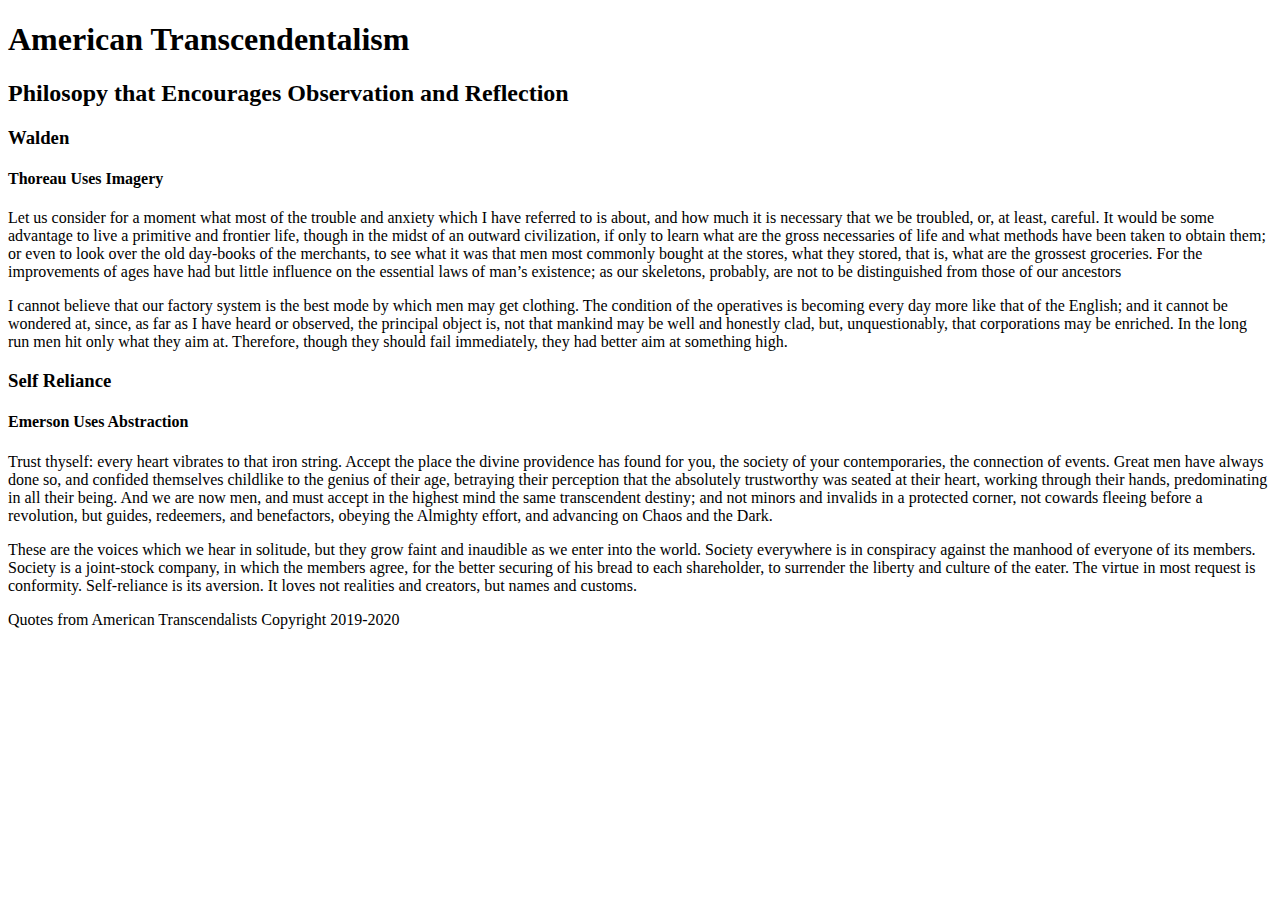
<file: 1-html-structure-semantics/index.html>
<!DOCTYPE html>
<html lang="en">

<head>
    <meta charset="UTF-8">
    <meta name="viewport" content="width=device-width, initial-scale=1.0">
    <meta http-equiv="X-UA-Compatible" content="ie=edge">
    <title>Quotes from American TranscendalistsDocument</title>

</head>

<!--this is a structured doc-->

<body>
    <header>
        <h1>American Transcendentalism</h1>
        <h2>Philosopy that Encourages Observation and Reflection</h2>
        <main>
            <section>
                <h3> Walden</h3>
                <h4>Thoreau Uses Imagery</h4>
                    <article>
                        <p>Let us consider for a moment what most of the trouble and anxiety which I have referred to is
                            about, and how much it is necessary that we be troubled, or, at least, careful. It would be
                            some advantage to live a primitive and frontier life, though in the midst of an outward
                            civilization, if only to learn what are the gross necessaries of life and what methods have
                            been taken to obtain them; or even to look over the old day-books of the merchants, to see
                            what it was that men most commonly bought at the stores, what they stored, that is, what are
                            the grossest groceries. For the improvements of ages have had but little influence on the
                            essential laws of man’s existence; as our skeletons, probably, are not to be distinguished
                            from those of our ancestors</p>

                    </article>
                    <article>
                        <p>I cannot believe that our factory system is the best mode by which men may get clothing. The
                            condition of the operatives is becoming every day more like that of the English; and it
                            cannot be wondered at, since, as far as I have heard or observed, the principal object is,
                            not that mankind may be well and honestly clad, but, unquestionably, that corporations may
                            be enriched. In the long run men hit only what they aim at. Therefore, though they should
                            fail immediately, they had better aim at something high.</p>
                    </article>
            </section>
            <section>

                <h3>Self Reliance</h3>
                <h4>Emerson Uses Abstraction</h4>
                <article>
                    <p>Trust thyself: every heart vibrates to that iron string. Accept the place the divine providence
                        has found for you, the society of your contemporaries, the connection of events. Great men have
                        always done so, and confided themselves childlike to the genius of their age, betraying their
                        perception that the absolutely trustworthy was seated at their heart, working through their
                        hands, predominating in all their being. And we are now men, and must accept in the highest mind
                        the same transcendent destiny; and not minors and invalids in a protected corner, not cowards
                        fleeing before a revolution, but guides, redeemers, and benefactors, obeying the Almighty
                        effort, and advancing on Chaos and the Dark.</p>
                </article>
                <article>
                    <p>These are the voices which we hear in solitude, but they grow faint and inaudible as we enter
                        into the world. Society everywhere is in conspiracy against the manhood of everyone of its
                        members. Society is a joint-stock company, in which the members agree, for the better securing
                        of his bread to each shareholder, to surrender the liberty and culture of the eater. The virtue
                        in most request is conformity. Self-reliance is its aversion. It loves not realities and
                        creators, but names and customs.
                </article>
                </p>
                </article>
            </section>
        </main>
        <footer>
            <p>Quotes from American Transcendalists Copyright 2019-2020</p>
        </footer>
    </header>
</body>

</html>
</file>
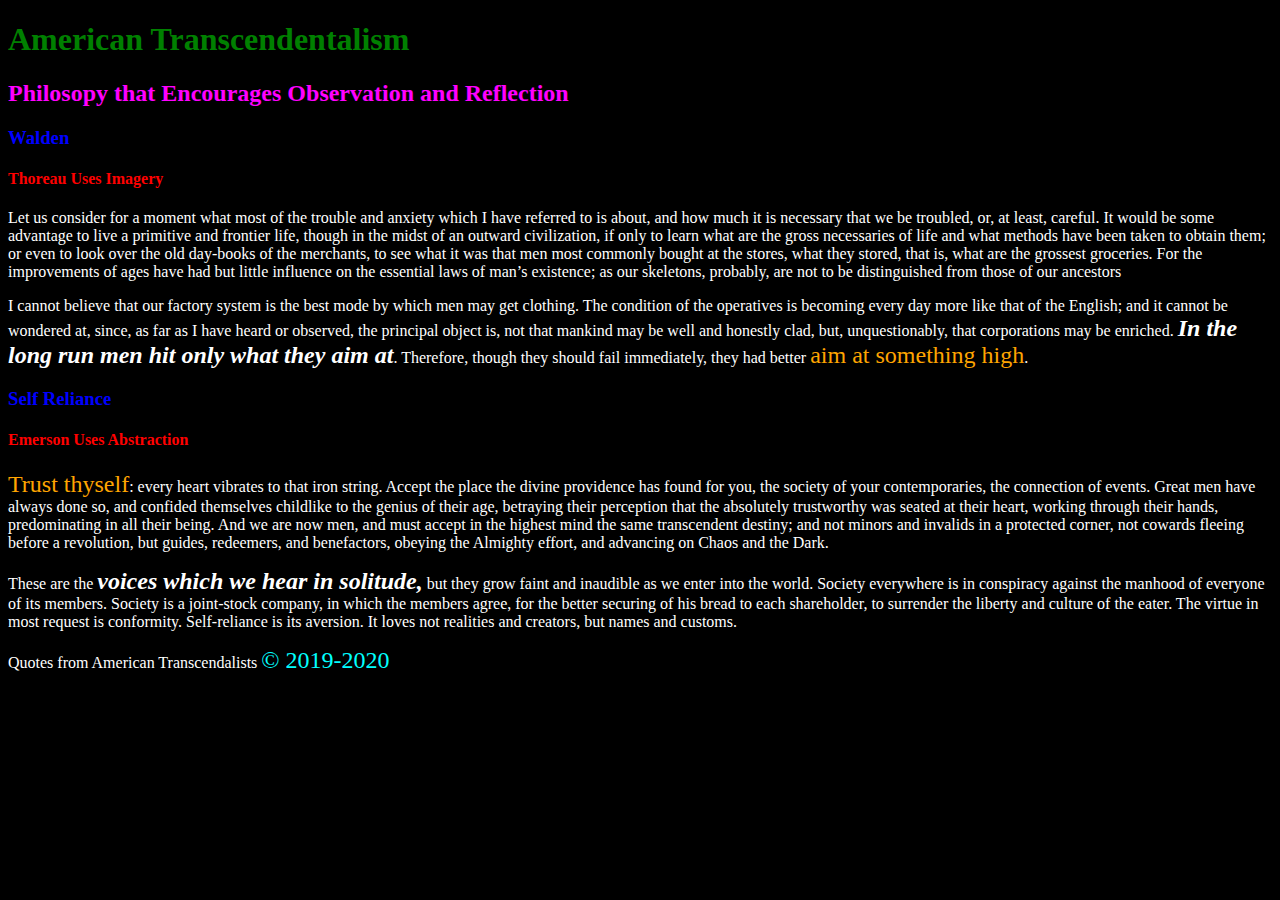
<file: 2-css-inheritance-specificity/index.html>
<!DOCTYPE html>
<html lang="en">

<head>
    <meta charset="UTF-8">
    <meta name="viewport" content="width=device-width, initial-scale=1.0">
    <meta http-equiv="X-UA-Compatible" content="ie=edge">
    <title>Quotes from American TranscendalistsDocument</title>
    <link rel="stylesheet" href="css/styles.css">
    <style>
        h2,
        h3 {
            color: blue
        }
    </style>

</head>
<!--this is a structured doc-->

<body>
    <header>
        <h1 style="color: green;">American Transcendentalism</h1>
        <h2 style="color:fuchsia;">Philosopy that Encourages Observation and Reflection</h2>
        <main>
            <section>
                <h3> Walden</h3>
                <h4>Thoreau Uses Imagery</h4>
                <article>
                    <p>Let us consider for a moment what most of the trouble and anxiety which I have referred to is
                        about, and how much it is necessary that we be troubled, or, at least, careful. It would be some
                        advantage to live a primitive and frontier life, though in the midst of an outward civilization,
                        if only to learn what are the gross necessaries of life and what methods have been taken to
                        obtain them; or even to look over the old day-books of the merchants, to see what it was that
                        men most commonly bought at the stores, what they stored, that is, what are the grossest
                        groceries. For the improvements of ages have had but little influence on the essential laws of
                        man’s existence; as our skeletons, probably, are not to be distinguished from those of our
                        ancestors</p>

                </article>
                
                    <article>
                        <p>I cannot believe that our factory system is the best mode by which men may get clothing. The
                            condition of the operatives is becoming every day more like that of the English; and it cannot
                            be wondered at, since, as far as I have heard or observed, the principal object is, not that
                            mankind may be well and honestly clad, but, unquestionably, that corporations may be enriched.
                            <span class="important">In the long run men hit only what they aim at</span>.  Therefore, though they should fail immediately,
                            they had better <span>aim at something high</span>.</p>
                    </article>
                
            </section>
            <section>

                <h3>Self Reliance</h3>
                <h4>Emerson Uses Abstraction</h4>
                <article>
                    <p><span>Trust thyself</span>: every heart vibrates to that iron string. Accept the place the divine providence
                        has found for you, the society of your contemporaries, the connection of events. Great men have
                        always done so, and confided themselves childlike to the genius of their age, betraying their
                        perception that the absolutely trustworthy was seated at their heart, working through their
                        hands, predominating in all their being. And we are now men, and must accept in the highest mind
                        the same transcendent destiny; and not minors and invalids in a protected corner, not cowards
                        fleeing before a revolution, but guides, redeemers, and benefactors, obeying the Almighty
                        effort, and advancing on Chaos and the Dark.</p>
                </article>
                <article>
                    <p>These are the <span class="important">voices which we hear in solitude,</span> but they grow faint and inaudible as we enter
                        into the world. Society everywhere is in conspiracy against the manhood of everyone of its
                        members. Society is a joint-stock company, in which the members agree, for the better securing
                        of his bread to each shareholder, to surrender the liberty and culture of the eater. The virtue
                        in most request is conformity. Self-reliance is its aversion. It loves not realities and
                        creators, but names and customs.
                </article>
                </p>
                </article>
            </section>
        </header>
        </main>
        <footer>
            <p>Quotes from American Transcendalists <span id="copyright">&copy; 2019-2020</span></p>
        </footer>
    </body>

</html>
</file>
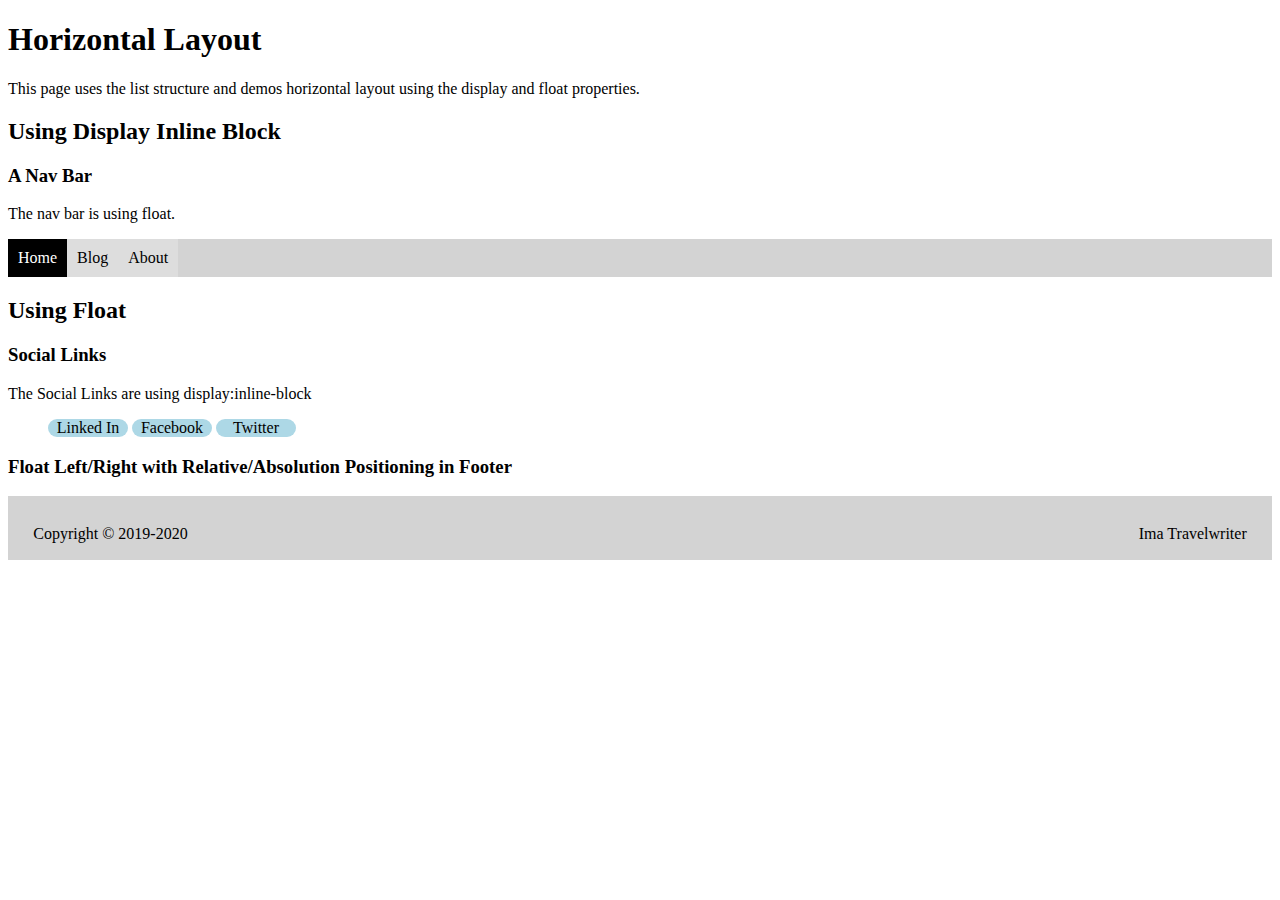
<file: 4-layout-horizontal/index.html>
<!DOCTYPE html>
<html lang="en">

<head>
  <meta charset="UTF-8">
  <meta name="viewport" content="width=device-width, initial-scale=1.0">
  <meta http-equiv="X-UA-Compatible" content="ie=edge">
  <title>Horizontal Layout</title>
<link rel="stylesheet" href="css/style.css">
</head>

<body>
  <h1>Horizontal Layout</h1>
  <p>This page uses the list structure and demos horizontal layout 
    using the display and float properties.</p>
  <h2>Using Display Inline Block</h2>
  <h3>A Nav Bar</h3>
    <p>The nav bar is using float.</p>
  <nav>
    <ul>
      <li><a class="active" href="">Home</a></li>
      <li><a href="#blog">Blog</a></li>
      <li><a href="#about">About</a></li>
    </ul>
  </nav>


  <h2>Using Float</h2>
  <h3>Social Links</h3>
<p>The Social Links are using display:inline-block</p>
  <ul class="social-links"></ulclass>       
      <li><a href="https://linkedin.com" target="_blank">Linked In</a></li>
      <li><a href="https://facebook.com" target="_blank">Facebook</a></li>
      <li><a href="https://twitter.com" target="_blank">Twitter</a></li>
    </ul>

<h3>Float Left/Right with Relative/Absolution Positioning in Footer</h3>
<footer>
    <div class="align-left">Copyright &copy; 2019-2020</div>
    <div class="align-right"> Ima Travelwriter</div>
</footer>
</body>

</html>
</file>
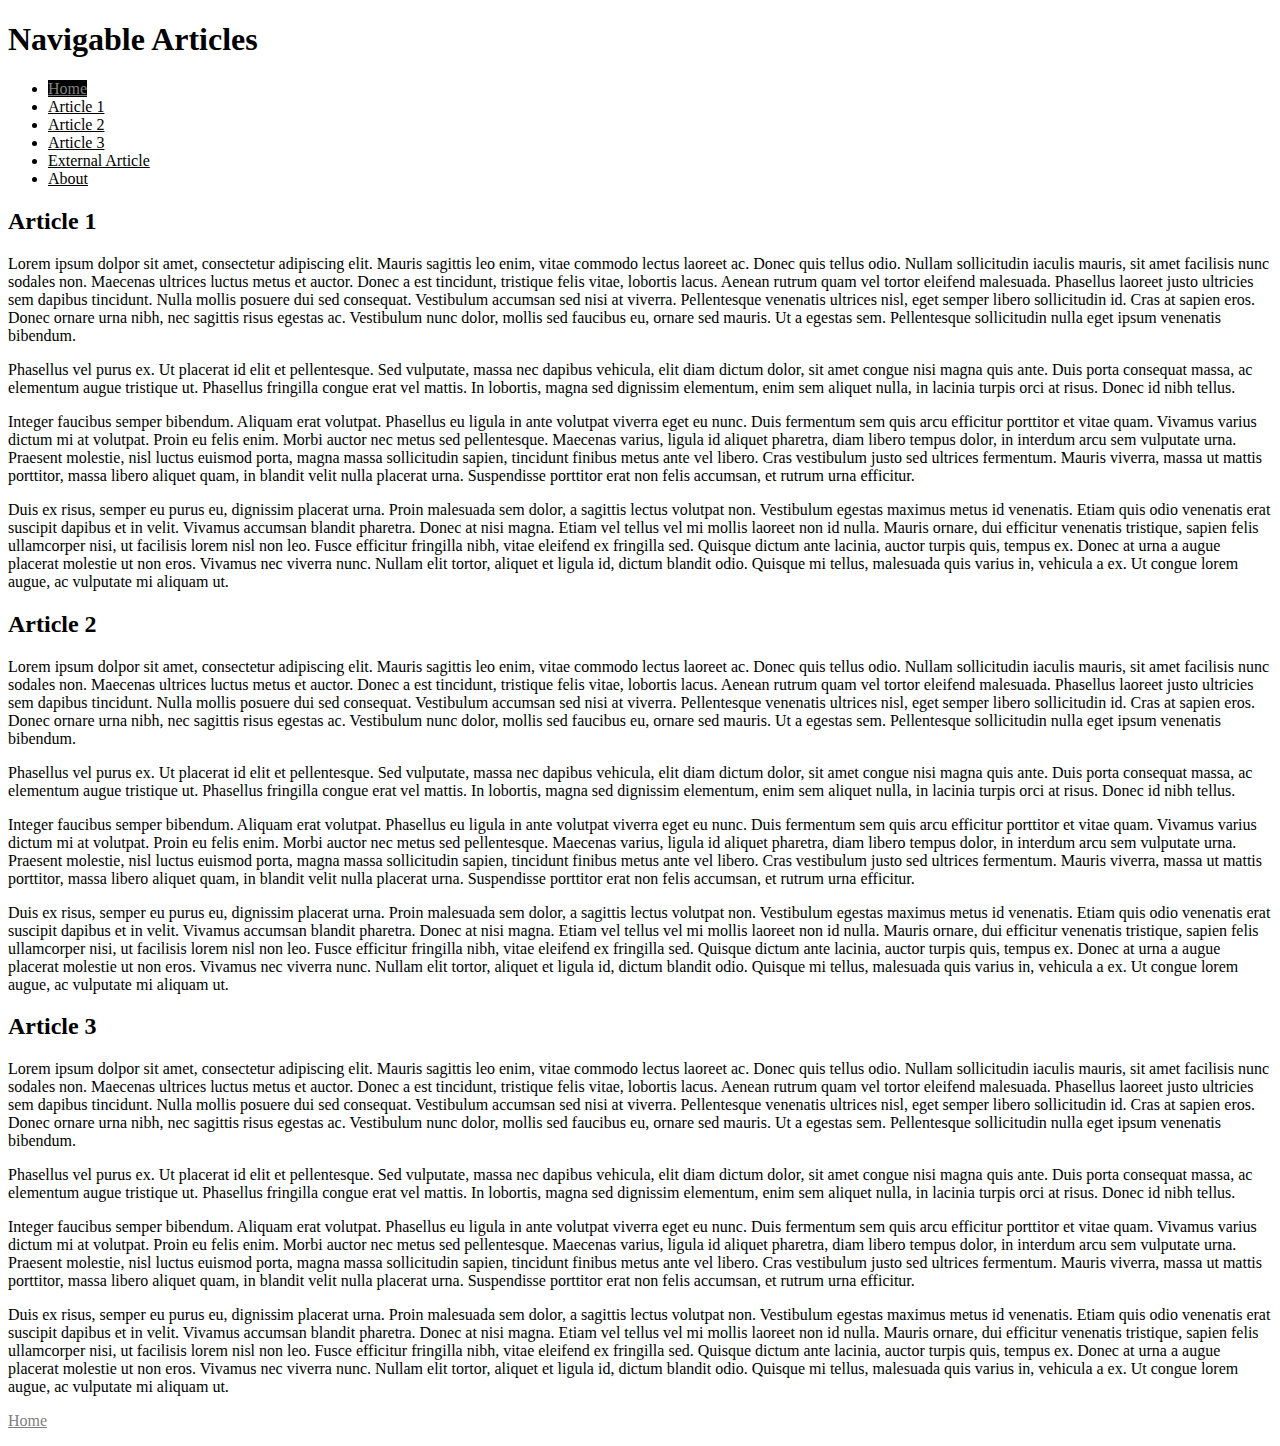
<file: 7-web-linking-navigation/index.html>
<!DOCTYPE html>
<html lang="en">

<head>
  <meta charset="UTF-8">
  <meta name="viewport" content="width=device-width, initial-scale=1.0">
  <meta http-equiv="X-UA-Compatible" content="ie=edge">
  <title>Web Linking and Navigation</title>
  <link rel="stylesheet" href="css/style.css"
</head>

<body>
  <main>
    <h1>Navigable Articles</h1>
    <nav>
      <ul>
        <li><a class="active" href="">Home</a></li>
        <li><a href="#article1">Article 1</a></li>
        <li><a href="#article2">Article 2</a></li>
        <li><a href="#article3">Article 3</a></li>
        <li><a href="https://en.wikipedia.org/wiki/Article" target="_blank">External Article</a></li>
        <li><a href="./about.html">About</a></li>
      </ul>
    </nav>

    <article id="article1"> 
      <h2>Article 1</h2>
      <p>
        Lorem ipsum dolpor sit amet, consectetur adipiscing elit. Mauris sagittis leo enim, vitae commodo lectus laoreet
        ac. Donec quis tellus odio. Nullam sollicitudin iaculis mauris, sit amet facilisis nunc sodales non. Maecenas
        ultrices luctus metus et auctor. Donec a est tincidunt, tristique felis vitae, lobortis lacus. Aenean rutrum
        quam vel tortor eleifend malesuada. Phasellus laoreet justo ultricies sem dapibus tincidunt. Nulla mollis
        posuere dui sed consequat. Vestibulum accumsan sed nisi at viverra. Pellentesque venenatis ultrices nisl, eget
        semper libero sollicitudin id. Cras at sapien eros. Donec ornare urna nibh, nec sagittis risus egestas ac.
        Vestibulum nunc dolor, mollis sed faucibus eu, ornare sed mauris. Ut a egestas sem. Pellentesque sollicitudin
        nulla eget ipsum venenatis bibendum.
      </p>

      <p>
        Phasellus vel purus ex. Ut placerat id elit et pellentesque. Sed vulputate, massa nec dapibus vehicula, elit
        diam dictum dolor, sit amet congue nisi magna quis ante. Duis porta consequat massa, ac elementum augue
        tristique ut. Phasellus fringilla congue erat vel mattis. In lobortis, magna sed dignissim elementum, enim sem
        aliquet nulla, in lacinia turpis orci at risus. Donec id nibh tellus.
      </p>

      <p>
        Integer faucibus semper bibendum. Aliquam erat volutpat. Phasellus eu ligula in ante volutpat viverra eget eu
        nunc. Duis fermentum sem quis arcu efficitur porttitor et vitae quam. Vivamus varius dictum mi at volutpat.
        Proin eu felis enim. Morbi auctor nec metus sed pellentesque. Maecenas varius, ligula id aliquet pharetra, diam
        libero tempus dolor, in interdum arcu sem vulputate urna. Praesent molestie, nisl luctus euismod porta, magna
        massa sollicitudin sapien, tincidunt finibus metus ante vel libero. Cras vestibulum justo sed ultrices
        fermentum. Mauris viverra, massa ut mattis porttitor, massa libero aliquet quam, in blandit velit nulla placerat
        urna. Suspendisse porttitor erat non felis accumsan, et rutrum urna efficitur.
      </p>

      <p>
        Duis ex risus, semper eu purus eu, dignissim placerat urna. Proin malesuada sem dolor, a sagittis lectus
        volutpat non. Vestibulum egestas maximus metus id venenatis. Etiam quis odio venenatis erat suscipit dapibus et
        in velit. Vivamus accumsan blandit pharetra. Donec at nisi magna. Etiam vel tellus vel mi mollis laoreet non id
        nulla. Mauris ornare, dui efficitur venenatis tristique, sapien felis ullamcorper nisi, ut facilisis lorem nisl
        non leo. Fusce efficitur fringilla nibh, vitae eleifend ex fringilla sed. Quisque dictum ante lacinia, auctor
        turpis quis, tempus ex. Donec at urna a augue placerat molestie ut non eros. Vivamus nec viverra nunc. Nullam
        elit tortor, aliquet et ligula id, dictum blandit odio. Quisque mi tellus, malesuada quis varius in, vehicula a
        ex. Ut congue lorem augue, ac vulputate mi aliquam ut.
      </p>
    </article>
    <article id="article2">
      <h2>Article 2</h2>
      <p>
        Lorem ipsum dolpor sit amet, consectetur adipiscing elit. Mauris sagittis leo enim, vitae commodo lectus laoreet
        ac. Donec quis tellus odio. Nullam sollicitudin iaculis mauris, sit amet facilisis nunc sodales non. Maecenas
        ultrices luctus metus et auctor. Donec a est tincidunt, tristique felis vitae, lobortis lacus. Aenean rutrum
        quam vel tortor eleifend malesuada. Phasellus laoreet justo ultricies sem dapibus tincidunt. Nulla mollis
        posuere dui sed consequat. Vestibulum accumsan sed nisi at viverra. Pellentesque venenatis ultrices nisl, eget
        semper libero sollicitudin id. Cras at sapien eros. Donec ornare urna nibh, nec sagittis risus egestas ac.
        Vestibulum nunc dolor, mollis sed faucibus eu, ornare sed mauris. Ut a egestas sem. Pellentesque sollicitudin
        nulla eget ipsum venenatis bibendum.
      </p>

      <p>
        Phasellus vel purus ex. Ut placerat id elit et pellentesque. Sed vulputate, massa nec dapibus vehicula, elit
        diam dictum dolor, sit amet congue nisi magna quis ante. Duis porta consequat massa, ac elementum augue
        tristique ut. Phasellus fringilla congue erat vel mattis. In lobortis, magna sed dignissim elementum, enim sem
        aliquet nulla, in lacinia turpis orci at risus. Donec id nibh tellus.
      </p>

      <p>
        Integer faucibus semper bibendum. Aliquam erat volutpat. Phasellus eu ligula in ante volutpat viverra eget eu
        nunc. Duis fermentum sem quis arcu efficitur porttitor et vitae quam. Vivamus varius dictum mi at volutpat.
        Proin eu felis enim. Morbi auctor nec metus sed pellentesque. Maecenas varius, ligula id aliquet pharetra, diam
        libero tempus dolor, in interdum arcu sem vulputate urna. Praesent molestie, nisl luctus euismod porta, magna
        massa sollicitudin sapien, tincidunt finibus metus ante vel libero. Cras vestibulum justo sed ultrices
        fermentum. Mauris viverra, massa ut mattis porttitor, massa libero aliquet quam, in blandit velit nulla placerat
        urna. Suspendisse porttitor erat non felis accumsan, et rutrum urna efficitur.
      </p>

      <p>
        Duis ex risus, semper eu purus eu, dignissim placerat urna. Proin malesuada sem dolor, a sagittis lectus
        volutpat non. Vestibulum egestas maximus metus id venenatis. Etiam quis odio venenatis erat suscipit dapibus et
        in velit. Vivamus accumsan blandit pharetra. Donec at nisi magna. Etiam vel tellus vel mi mollis laoreet non id
        nulla. Mauris ornare, dui efficitur venenatis tristique, sapien felis ullamcorper nisi, ut facilisis lorem nisl
        non leo. Fusce efficitur fringilla nibh, vitae eleifend ex fringilla sed. Quisque dictum ante lacinia, auctor
        turpis quis, tempus ex. Donec at urna a augue placerat molestie ut non eros. Vivamus nec viverra nunc. Nullam
        elit tortor, aliquet et ligula id, dictum blandit odio. Quisque mi tellus, malesuada quis varius in, vehicula a
        ex. Ut congue lorem augue, ac vulputate mi aliquam ut.
      </p>
    </article>
    <article id="article3">
      <h2>Article 3</h2>
      <p>
        Lorem ipsum dolpor sit amet, consectetur adipiscing elit. Mauris sagittis leo enim, vitae commodo lectus laoreet
        ac. Donec quis tellus odio. Nullam sollicitudin iaculis mauris, sit amet facilisis nunc sodales non. Maecenas
        ultrices luctus metus et auctor. Donec a est tincidunt, tristique felis vitae, lobortis lacus. Aenean rutrum
        quam vel tortor eleifend malesuada. Phasellus laoreet justo ultricies sem dapibus tincidunt. Nulla mollis
        posuere dui sed consequat. Vestibulum accumsan sed nisi at viverra. Pellentesque venenatis ultrices nisl, eget
        semper libero sollicitudin id. Cras at sapien eros. Donec ornare urna nibh, nec sagittis risus egestas ac.
        Vestibulum nunc dolor, mollis sed faucibus eu, ornare sed mauris. Ut a egestas sem. Pellentesque sollicitudin
        nulla eget ipsum venenatis bibendum.
      </p>

      <p>
        Phasellus vel purus ex. Ut placerat id elit et pellentesque. Sed vulputate, massa nec dapibus vehicula, elit
        diam dictum dolor, sit amet congue nisi magna quis ante. Duis porta consequat massa, ac elementum augue
        tristique ut. Phasellus fringilla congue erat vel mattis. In lobortis, magna sed dignissim elementum, enim sem
        aliquet nulla, in lacinia turpis orci at risus. Donec id nibh tellus.
      </p>

      <p>
        Integer faucibus semper bibendum. Aliquam erat volutpat. Phasellus eu ligula in ante volutpat viverra eget eu
        nunc. Duis fermentum sem quis arcu efficitur porttitor et vitae quam. Vivamus varius dictum mi at volutpat.
        Proin eu felis enim. Morbi auctor nec metus sed pellentesque. Maecenas varius, ligula id aliquet pharetra, diam
        libero tempus dolor, in interdum arcu sem vulputate urna. Praesent molestie, nisl luctus euismod porta, magna
        massa sollicitudin sapien, tincidunt finibus metus ante vel libero. Cras vestibulum justo sed ultrices
        fermentum. Mauris viverra, massa ut mattis porttitor, massa libero aliquet quam, in blandit velit nulla placerat
        urna. Suspendisse porttitor erat non felis accumsan, et rutrum urna efficitur.
      </p>

      <p>
        Duis ex risus, semper eu purus eu, dignissim placerat urna. Proin malesuada sem dolor, a sagittis lectus
        volutpat non. Vestibulum egestas maximus metus id venenatis. Etiam quis odio venenatis erat suscipit dapibus et
        in velit. Vivamus accumsan blandit pharetra. Donec at nisi magna. Etiam vel tellus vel mi mollis laoreet non id
        nulla. Mauris ornare, dui efficitur venenatis tristique, sapien felis ullamcorper nisi, ut facilisis lorem nisl
        non leo. Fusce efficitur fringilla nibh, vitae eleifend ex fringilla sed. Quisque dictum ante lacinia, auctor
        turpis quis, tempus ex. Donec at urna a augue placerat molestie ut non eros. Vivamus nec viverra nunc. Nullam
        elit tortor, aliquet et ligula id, dictum blandit odio. Quisque mi tellus, malesuada quis varius in, vehicula a
        ex. Ut congue lorem augue, ac vulputate mi aliquam ut.
      </p>
    </article> 
  </main>
  <p><a href="">Home</a></p>
</body>

</html>
</file>
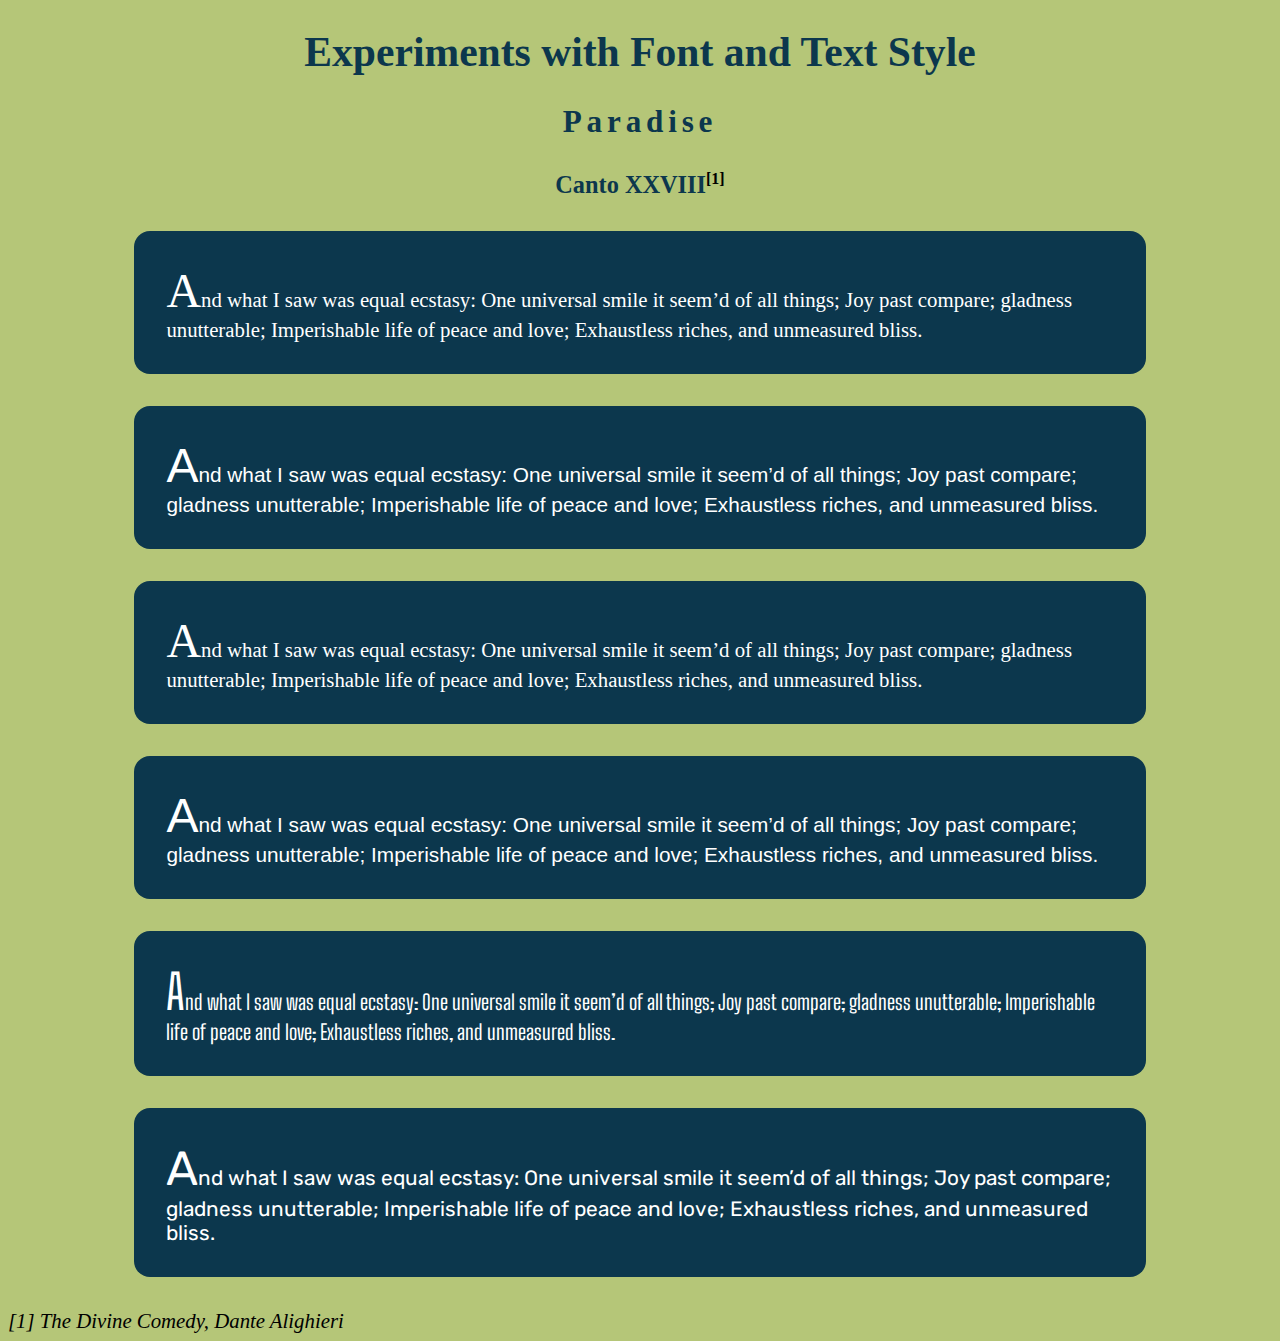
<file: 8-font-text/index.html>
<!DOCTYPE html>
<html lang="en">

<head>
  <meta charset="UTF-8">
  <meta name="viewport" content="width=device-width, initial-scale=1.0">
  <meta http-equiv="X-UA-Compatible" content="ie=edge">
  <title>Fonts and Text</title>
  <link href="https://fonts.googleapis.com/css?family=Big+Shoulders+Text|Rubik&display=swap" rel="stylesheet">
  <link rel="stylesheet" href="css/style.css"

</head>

<body>
  <h1>Experiments with Font and Text Style</h1>
  <h2>Paradise</h2>
  <h3>Canto XXVIII<sup><a href="#s1">[1]</a></sup></h3>
    <article class="times-new-roman">
      <p>And what I saw was equal ecstasy:
      One universal smile it seem’d of all things;
      Joy past compare; gladness unutterable;
      Imperishable life of peace and love;
      Exhaustless riches, and unmeasured bliss.</p>
    </article>
    <article class="arial-helvetica">
      <p>And what I saw was equal ecstasy:
      One universal smile it seem’d of all things;
      Joy past compare; gladness unutterable;
      Imperishable life of peace and love;
      Exhaustless riches, and unmeasured bliss.</p>
    </article>
    <article class="cambria">
      <p>And what I saw was equal ecstasy:
      One universal smile it seem’d of all things;
      Joy past compare; gladness unutterable;
      Imperishable life of peace and love;
      Exhaustless riches, and unmeasured bliss.</p>
    </article>
    <article class="gil-sans">
      <p>And what I saw was equal ecstasy:
      One universal smile it seem’d of all things;
      Joy past compare; gladness unutterable;
      Imperishable life of peace and love;
      Exhaustless riches, and unmeasured bliss.</p>
    </article>
    <article class="big-shoulders-text"> 
      <p>And what I saw was equal ecstasy:
      One universal smile it seem’d of all things;
      Joy past compare; gladness unutterable;
      Imperishable life of peace and love;
      Exhaustless riches, and unmeasured bliss.</p>
    </article>
    <article class="rubik">
      <p>And what I saw was equal ecstasy:
      One universal smile it seem’d of all things;
      Joy past compare; gladness unutterable;
      Imperishable life of peace and love;
      Exhaustless riches, and unmeasured bliss.</p>
    </article>

  <footer>
    <cite id="s1"><a href="http://www.gutenberg.org/files/8799/8799-h/8799-h.htm#link28" target="_blank">[1] The Divine Comedy, Dante Alighieri</a></cite>
  </footer>
</body>

</html>
</file>
<file: 2-css-inheritance-specificity/css/styles.css>
body {
    background-color: black;
    color: white;
}

h1,
h2,
h3,
h4,
h5,
h6 {
    color: red;
}
span {
    color: orange;
    font-size:1.5rem;
}
#copyright {
color:aqua;
}

.important {font-style: italic;
    font-weight: bold;
    color: white;
}
</file>
<file: 4-layout-horizontal/css/style.css>
/*nav style*/
nav ul {
background-color: lightgray;
list-style-type: none;
margin: 0;
padding: 0;
/*use overflow hidden to clear float*/
overflow: hidden;
}
nav li {
float: left;
}
nav li a {
display: block;
padding: 10px;
color: black;
background-color: #dddddd;
text-decoration: none;
}
nav a:hover {
    background-color: aqua;
}
nav li .active {
background-color: black;
color: white;
}
/*social links */
ul.social-links {
list-style-type: none;
}  

.social-links li{
display: inline-block;
width: 5rem;
background-color: lightblue;
border-radius: 10px;
text-align: center;
}
.social-links li:hover {
    background: gray;
}

.social-links a {
color: black;
text-decoration: none;
}
.social-links a:hover {
color: white;
}
/* footer positioning */

footer {
height: 4rem;
position: relative;
background-color: lightgray;
}

.align-left {
position: absolute;
left: 2%;
top: 45%;
}
.align-right {
position: absolute;
right:2%;
top: 45%;
}
</file>
<file: 7-web-linking-navigation/css/style.css>
a.active {
    color: white;
    background-color: black;

}
a {
    color: black
  }
  a:visited {
    color: gray;
  }
  a:active {
    background-color: yellow;
  }
  a:hover {
    color:red;
  }
</file>
<file: 8-font-text/css/style.css>
.times-new-roman {
   font-family: 'Times New Roman', Times, serif;
}
.arial-helvetica {
 font-family: Arial, Helvetica, sans-serif;
}
.cambria {
    font-family: Cambria, Cochin, Georgia, Times, 'Times New Roman', serif;
}
.gil-sans {
font-family: 'Gill Sans', 'Gill Sans MT', Calibri, 'Trebuchet MS', sans-serif;
}
.big-shoulders-text {
  font-family: 'Big Shoulders Text', cursive;
}
.rubik {
font-family: 'Rubik', sans-serif
}
body { 
    background-color: #b5c678;
    font-size: 1.3rem;
}

article {
    background-color: #0c374d;
    margin: 2rem 10%;
    padding: 1rem;
    border-radius: 1rem;
}

h1, h2, h3 {
    color: #0c374d;
    text-align: center;
}

h2 {
    letter-spacing: 0.3rem;
}

sup a {
    text-decoration: none;
    color: black;
    font-size: 1rem;
}
sup a:hover {
    color: red;
}
article p{
    margin: 1rem;
    color: white;
}
article  p:first-letter{
    font-size: 3rem;
}
footer a {
    color: black;
    text-decoration: none;
}
footer a:hover {
    color:gray
}
</file>
